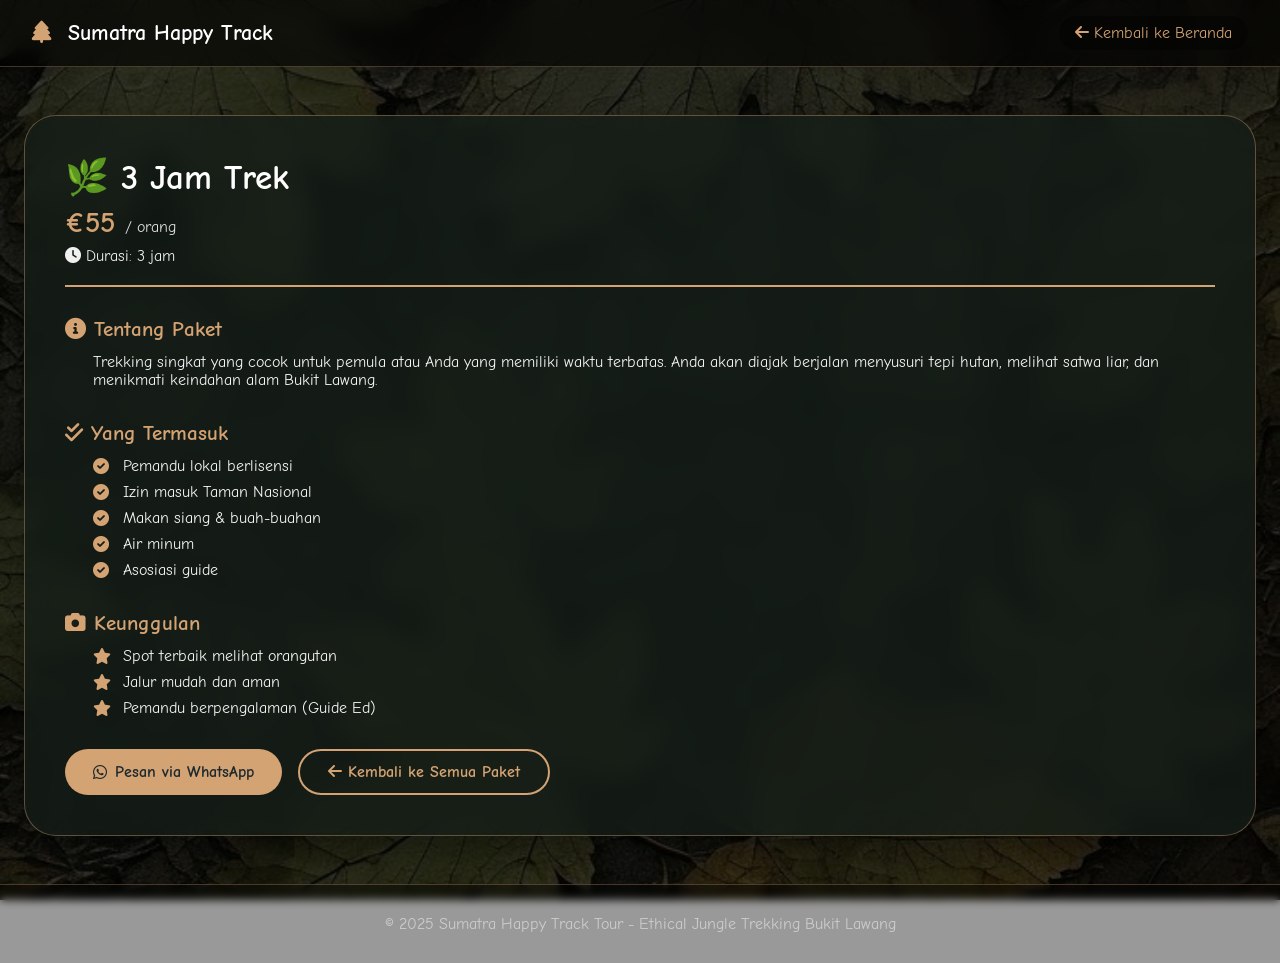
<file: detailpaket.html>
<!DOCTYPE html>
<html lang="id">
<head>
    <meta charset="UTF-8">
    <meta name="viewport" content="width=device-width, initial-scale=1.0, user-scalable=yes">
    <title>Detail Paket | Sumatra Happy Track Tour</title>
    <link rel="stylesheet" href="https://cdnjs.cloudflare.com/ajax/libs/font-awesome/6.0.0-beta3/css/all.min.css">
    <link href="https://fonts.googleapis.com/css2?family=Inter:opsz,wght@14..32,300;400;500;600;700;800&display=swap" rel="stylesheet">
    <link href="https://fonts.googleapis.com/css2?family=Comic+Neue:wght@300;400;700;800&display=swap" rel="stylesheet">
    <style>
        * {
            margin: 0;
            padding: 0;
            box-sizing: border-box;
        }
        body {
            font-family: 'Comic Neue', 'Comic Sans MS', cursive, sans-serif;
            min-height: 100vh;
            background-image: linear-gradient(rgba(0, 0, 0, 0.7), rgba(0, 0, 0, 0.7)), url('background.jpg');
            background-size: cover;
            background-position: center;
            background-attachment: fixed;
            color: #f0f0f0;
        }
        :root {
            --forest-gold: #D4A373;
            --forest-dark: #0B2F1F;
        }
        /* Navbar dengan transparan dan blur */
        .navbar {
            background: rgba(0, 0, 0, 0.6);
            backdrop-filter: blur(12px);
            padding: 1rem 0;
            position: sticky;
            top: 0;
            z-index: 1000;
            border-bottom: 1px solid rgba(212, 163, 115, 0.3);
        }
        .nav-flex {
            display: flex;
            justify-content: space-between;
            align-items: center;
            max-width: 1280px;
            margin: 0 auto;
            padding: 0 32px;
        }
        .logo {
            color: white;
            font-size: 1.4rem;
            font-weight: 700;
            text-decoration: none;
        }
        .logo i {
            color: var(--forest-gold);
            margin-right: 8px;
        }
        .back-home {
            color: var(--forest-gold);
            text-decoration: none;
            font-weight: 500;
            transition: 0.2s;
            padding: 8px 16px;
            border-radius: 40px;
            background: rgba(0,0,0,0.4);
        }
        .back-home:hover {
            color: white;
            background: rgba(212, 163, 115, 0.3);
        }
        .container {
            max-width: 1280px;
            margin: 0 auto;
            padding: 0 24px;
        }
        /* Card dengan efek glassmorphism (blur pada background teks) */
        .detail-card {
            background: rgba(20, 30, 25, 0.75);
            backdrop-filter: blur(12px);
            border-radius: 32px;
            margin: 48px 0;
            padding: 40px;
            box-shadow: 0 20px 35px -10px rgba(0, 0, 0, 0.4);
            border: 1px solid rgba(212, 163, 115, 0.4);
            transition: transform 0.3s, box-shadow 0.3s;
        }
        .detail-card:hover {
            transform: translateY(-6px);
            box-shadow: 0 30px 45px -12px black;
            background: rgba(20, 30, 25, 0.85);
        }
        .detail-header {
            border-bottom: 2px solid var(--forest-gold);
            padding-bottom: 20px;
            margin-bottom: 30px;
        }
        .detail-header h1 {
            font-size: 2.2rem;
            margin-bottom: 8px;
            color: white;
        }
        .detail-header .price {
            font-size: 1.8rem;
            font-weight: 800;
            color: var(--forest-gold);
        }
        .detail-header .price small {
            font-size: 1rem;
            font-weight: 400;
            color: #ddd;
        }
        .detail-section {
            margin-bottom: 32px;
        }
        .detail-section h3 {
            font-size: 1.3rem;
            margin-bottom: 12px;
            display: flex;
            align-items: center;
            gap: 8px;
            color: var(--forest-gold);
        }
        .detail-section h3 i {
            color: var(--forest-gold);
        }
        .detail-section p, .detail-section ul {
            color: #f5f5f5;
            margin-left: 28px;
        }
        .detail-section ul {
            list-style: none;
        }
        .detail-section ul li {
            margin: 8px 0;
            display: flex;
            align-items: center;
            gap: 10px;
        }
        .detail-section ul li i {
            color: var(--forest-gold);
            width: 20px;
        }
        .btn-group {
            margin-top: 32px;
            display: flex;
            gap: 16px;
            flex-wrap: wrap;
        }
        .btn-primary {
            background: var(--forest-gold);
            color: #1E2A2F;
            padding: 12px 28px;
            border-radius: 60px;
            text-decoration: none;
            font-weight: 600;
            transition: 0.2s;
            display: inline-flex;
            align-items: center;
            gap: 8px;
        }
        .btn-primary:hover {
            background: white;
            transform: translateY(-2px);
        }
        .btn-outline {
            border: 2px solid var(--forest-gold);
            background: transparent;
            color: var(--forest-gold);
            padding: 12px 28px;
            border-radius: 60px;
            text-decoration: none;
            font-weight: 600;
            transition: 0.2s;
        }
        .btn-outline:hover {
            background: var(--forest-gold);
            color: #1E2A2F;
        }
        footer {
            text-align: center;
            padding: 30px 0;
            color: #ccc;
            border-top: 1px solid rgba(212, 163, 115, 0.3);
            margin-top: 40px;
            background: rgba(0, 0, 0, 0.4);
            backdrop-filter: blur(4px);
        }
        @media (max-width: 768px) {
            .detail-card {
                padding: 24px;
            }
            .detail-header h1 {
                font-size: 1.6rem;
            }
        }
    </style>
</head>
<body>
    <div class="navbar">
        <div class="nav-flex">
            <a href="index.html" class="logo"><i class="fas fa-tree"></i> Sumatra Happy Track</a>
            <a href="index.html" class="back-home"><i class="fas fa-arrow-left"></i> Kembali ke Beranda</a>
        </div>
    </div>

    <div class="container">
        <div id="detailContent" class="detail-card">
            <div style="text-align: center; padding: 40px;">Memuat detail paket...</div>
        </div>
    </div>

    <footer>
        <p>&copy; 2025 Sumatra Happy Track Tour - Ethical Jungle Trekking Bukit Lawang</p>
    </footer>

    <script>
        // Data paket (sama seperti sebelumnya)
        const packagesData = {
            "3-jam": {
                title: "🌿 3 Jam Trek",
                price: "€55",
                duration: "3 jam",
                description: "Trekking singkat yang cocok untuk pemula atau Anda yang memiliki waktu terbatas. Anda akan diajak berjalan menyusuri tepi hutan, melihat satwa liar, dan menikmati keindahan alam Bukit Lawang.",
                includes: ["Pemandu lokal berlisensi", "Izin masuk Taman Nasional", "Makan siang & buah-buahan", "Air minum", "Asosiasi guide"],
                highlights: ["Spot terbaik melihat orangutan", "Jalur mudah dan aman", "Pemandu berpengalaman (Guide Ed)"]
            },
            "1-hari": {
                title: "🌞 1 Hari Trek",
                price: "€70",
                duration: "6-7 jam",
                description: "Trekking seharian penuh untuk eksplorasi lebih dalam. Anda akan masuk ke hutan primer, berkesempatan melihat orangutan, monyet, burung rangkong, dan flora endemik.",
                includes: ["Pemandu lokal", "Izin TNGL", "Makan siang, buah, air minum", "Snack", "Asosiasi guide"],
                highlights: ["Jalur menantang tapi aman", "Peluang melihat orangutan liar", "Pemandangan sungai dan air terjun"]
            },
            "2-hari": {
                title: "🏕️ 2 Hari 1 Malam Camping",
                price: "€120",
                duration: "2 hari, 1 malam",
                description: "Berkemah semalam di dalam hutan, menikmati suasana malam di tengah alam liar. Termasuk kegiatan arung jeram (tubing) kembali ke desa.",
                includes: ["Pemandu & porter", "Izin & asosiasi", "3 kali makan (malam, pagi, siang)", "Tenda & perlengkapan camping", "Arung jeram (tubing)"],
                highlights: ["Pengalaman camping di hutan", "Makan malam di tepi sungai", "Trekking 2 hari yang seru"]
            },
            "3-hari": {
                title: "⛺ 3 Hari 2 Malam Camping",
                price: "€170",
                duration: "3 hari, 2 malam",
                description: "Eksplorasi lebih jauh ke zona inti Taman Nasional. Camping 2 malam, trekking melewati berbagai medan, spot foto terbaik.",
                includes: ["Pemandu & porter", "Izin lengkap", "Semua makan (2x pagi, 2x siang, 2x malam)", "Tenda & matras", "Tubing kembali"],
                highlights: ["Jalur jarak jauh", "Melihat satwa langka", "Mata air panas alami"]
            },
            "4-hari": {
                title: "🏞️ 4 Hari 3 Malam Ekspedisi",
                price: "€250",
                duration: "4 hari, 3 malam",
                description: "Petualangan ekstensif ke wilayah Gunung Leuser. Trekking melewati hutan lebat, sungai, dan perkemahan di lokasi terpencil.",
                includes: ["Semua fasilitas trekking", "Peralatan camping", "Makan full board", "Pemandu senior", "Porter"],
                highlights: ["Satwa endemik langka", "Air terjun tersembunyi", "Pengalaman konservasi"]
            },
            "5-hari": {
                title: "🌲 5 Hari 4 Malam Petualangan",
                price: "€320",
                duration: "5 hari, 4 malam",
                description: "Trekking jarak jauh dengan eksplorasi hutan primer dan sekunder. Cocok untuk pencinta alam sejati.",
                includes: ["Pemandu & porter", "Perlengkapan lengkap", "Makan & minum", "Dokumentasi", "Sertifikat"],
                highlights: ["Hutan paling alami", "Camping di ketinggian", "Spot foto eksotis"]
            },
            "6-hari": {
                title: "🌳 6 Hari 5 Malam Jelajah",
                price: "€400",
                duration: "6 hari, 5 malam",
                description: "Perjalanan panjang menyusuri Gunung Leuser, singgah di desa lokal, dan ikut serta dalam kegiatan konservasi.",
                includes: ["Semua fasilitas", "Kunjungan desa", "Peralatan camping profesional", "Makan & minum", "Flying fox (jika memungkinkan)"],
                highlights: ["Integrasi budaya lokal", "Restorasi habitat", "Ekspedisi terbatas"]
            },
            "7-hari": {
                title: "🏔️ 7 Hari 6 Malam Ekspedisi Puncak",
                price: "€500",
                duration: "7 hari, 6 malam",
                description: "Ekspedisi penuh ke puncak tertinggi di area Leuser. Trekking berat dengan pemandangan spektakuler.",
                includes: ["Pemandu ahli", "Porter profesional", "Semua kebutuhan", "Sertifikat ekspedisi", "Dokumentasi profesional"],
                highlights: ["Puncak panorama", "Camping di tepi danau", "Pengalaman tak terlupakan"]
            },
            "kutacane": {
                title: "🚩 7 Hari Ekspedisi Kutacane (Aceh)",
                price: "€700",
                duration: "7 hari, 6 malam",
                description: "Perjalanan ekstrem dari Bukit Lawang melintasi hutan Aceh Tenggara menuju Kutacane. Rute lintas batas, budaya lokal unik.",
                includes: ["Pemandu khusus lintas batas", "Transportasi titik akhir", "Semua perlengkapan", "Makan & minum", "Sertifikat lintas hutan"],
                highlights: ["Budaya Gayo", "Hutan perawan", "Rute eksklusif"]
            }
        };

        const urlParams = new URLSearchParams(window.location.search);
        let paketId = urlParams.get('paket');
        if (!paketId || !packagesData[paketId]) {
            paketId = "3-jam";
        }

        const data = packagesData[paketId];
        const detailDiv = document.getElementById('detailContent');

        function renderDetail() {
            const includesHtml = data.includes.map(item => `<li><i class="fas fa-check-circle"></i> ${item}</li>`).join('');
            const highlightsHtml = data.highlights.map(item => `<li><i class="fas fa-star"></i> ${item}</li>`).join('');

            const html = `
                <div class="detail-header">
                    <h1>${data.title}</h1>
                    <div class="price">${data.price} <small>/ orang</small></div>
                    <p style="margin-top: 8px;"><i class="fas fa-clock"></i> Durasi: ${data.duration}</p>
                </div>
                <div class="detail-section">
                    <h3><i class="fas fa-info-circle"></i> Tentang Paket</h3>
                    <p>${data.description}</p>
                </div>
                <div class="detail-section">
                    <h3><i class="fas fa-check-double"></i> Yang Termasuk</h3>
                    <ul>${includesHtml}</ul>
                </div>
                <div class="detail-section">
                    <h3><i class="fas fa-camera"></i> Keunggulan</h3>
                    <ul>${highlightsHtml}</ul>
                </div>
                <div class="btn-group">
                    <a href="https://wa.me/6282249581766?text=Saya%20tertarik%20paket%20${encodeURIComponent(data.title)}%20%28${data.price}%29" class="btn-primary" target="_blank"><i class="fab fa-whatsapp"></i> Pesan via WhatsApp</a>
                    <a href="index.html" class="btn-outline"><i class="fas fa-arrow-left"></i> Kembali ke Semua Paket</a>
                </div>
            `;
            detailDiv.innerHTML = html;
        }

        renderDetail();
    </script>
</body>
</html>
</file>
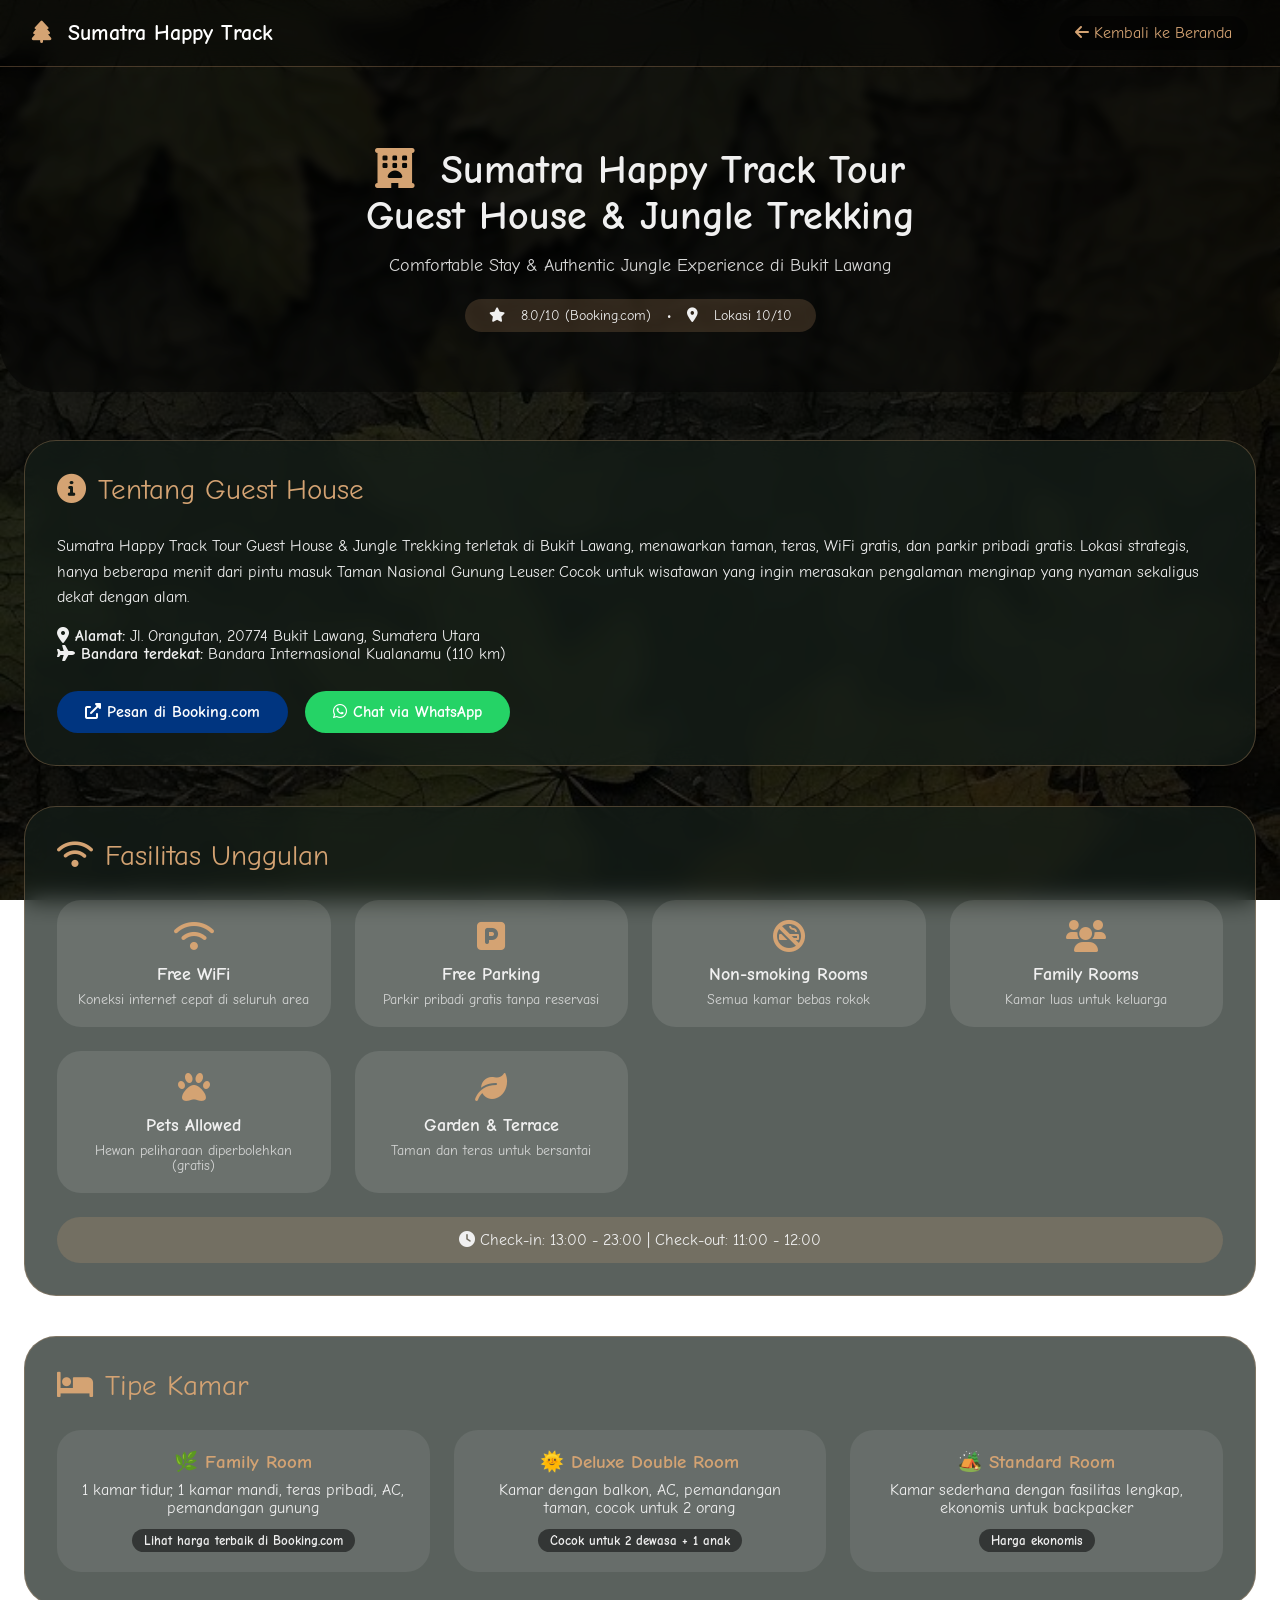
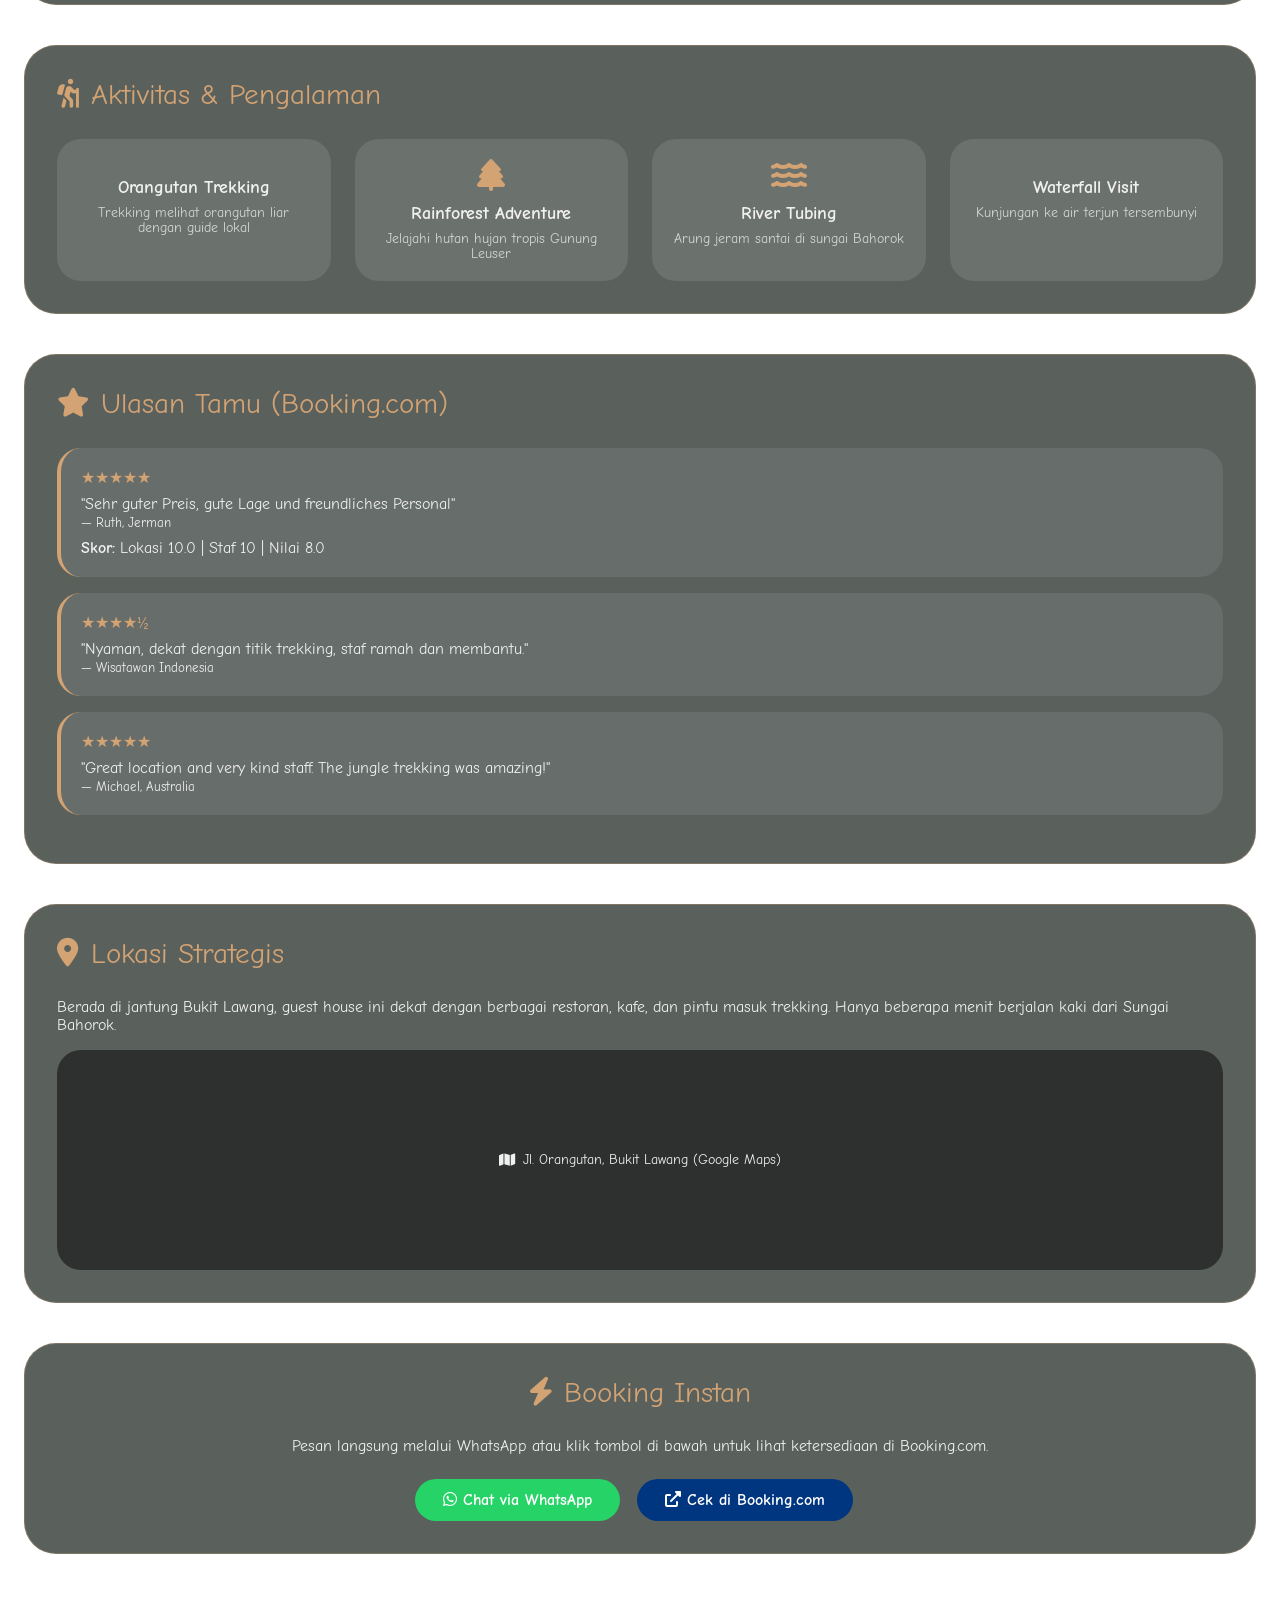
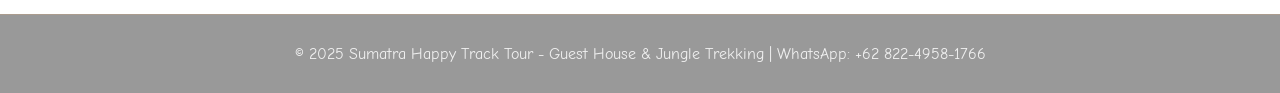
<file: hotel.html>
<!DOCTYPE html>
<html lang="id">
<head>
    <meta charset="UTF-8">
    <meta name="viewport" content="width=device-width, initial-scale=1.0, user-scalable=yes">
    <title>Sumatra Happy Track - Guest House & Jungle Trekking</title>
    <link rel="stylesheet" href="https://cdnjs.cloudflare.com/ajax/libs/font-awesome/6.0.0-beta3/css/all.min.css">
    <link href="https://fonts.googleapis.com/css2?family=Inter:opsz,wght@14..32,300;400;500;600;700;800&display=swap" rel="stylesheet">
    <link href="https://fonts.googleapis.com/css2?family=Comic+Neue:wght@300;400;700;800&display=swap" rel="stylesheet">
    <style>
        * {
            margin: 0;
            padding: 0;
            box-sizing: border-box;
        }
        body {
            font-family: 'Comic Neue', 'Comic Sans MS', cursive, sans-serif;
            background-image: linear-gradient(rgba(0, 0, 0, 0.75), rgba(0, 0, 0, 0.75)), url('background.jpg');
            background-size: cover;
            background-position: center;
            background-attachment: fixed;
            color: #f0f0f0;
        }
        :root {
            --forest-gold: #D4A373;
            --forest-dark: #0B2F1F;
            --glass-bg: rgba(20, 30, 25, 0.7);
        }
        /* Navbar */
        .navbar {
            background: rgba(0, 0, 0, 0.6);
            backdrop-filter: blur(12px);
            padding: 1rem 0;
            position: sticky;
            top: 0;
            z-index: 1000;
            border-bottom: 1px solid rgba(212, 163, 115, 0.3);
        }
        .nav-flex {
            display: flex;
            justify-content: space-between;
            align-items: center;
            max-width: 1280px;
            margin: 0 auto;
            padding: 0 32px;
        }
        .logo {
            color: white;
            font-size: 1.4rem;
            font-weight: 700;
            text-decoration: none;
        }
        .logo i {
            color: var(--forest-gold);
            margin-right: 8px;
        }
        .back-home {
            color: var(--forest-gold);
            text-decoration: none;
            font-weight: 500;
            transition: 0.2s;
            padding: 8px 16px;
            border-radius: 40px;
            background: rgba(0,0,0,0.4);
        }
        .back-home:hover {
            color: white;
            background: rgba(212,163,115,0.3);
        }
        .container {
            max-width: 1280px;
            margin: 0 auto;
            padding: 0 24px;
        }
        /* Hero Section dengan overlay lebih ringan agar teks terbaca */
        .hero-hotel {
            text-align: center;
            padding: 80px 0 60px;
            margin-bottom: 48px;
            background: rgba(0,0,0,0.4);
            backdrop-filter: blur(4px);
            border-radius: 0 0 48px 48px;
        }
        .hero-hotel h1 {
            font-size: 2.5rem;
            margin-bottom: 16px;
        }
        .hero-hotel h1 i {
            color: var(--forest-gold);
            margin-right: 12px;
        }
        .hero-hotel p {
            font-size: 1.1rem;
            max-width: 700px;
            margin: 0 auto;
            opacity: 0.9;
        }
        .rating-badge {
            display: inline-flex;
            align-items: center;
            gap: 16px;
            background: rgba(212,163,115,0.2);
            backdrop-filter: blur(8px);
            padding: 8px 24px;
            border-radius: 60px;
            margin-top: 24px;
            font-size: 0.9rem;
        }
        /* Card utama dengan glassmorphism */
        .glass-card {
            background: var(--glass-bg);
            backdrop-filter: blur(12px);
            border-radius: 32px;
            padding: 32px;
            margin-bottom: 40px;
            border: 1px solid rgba(212,163,115,0.3);
            transition: transform 0.3s, box-shadow 0.3s;
        }
        .glass-card:hover {
            transform: translateY(-6px);
            background: rgba(20, 30, 25, 0.85);
            box-shadow: 0 20px 35px -12px black;
            border-color: var(--forest-gold);
        }
        .section-title {
            font-size: 1.8rem;
            margin-bottom: 28px;
            display: flex;
            align-items: center;
            gap: 12px;
            color: var(--forest-gold);
        }
        .section-title i {
            font-size: 1.8rem;
        }
        /* Grid fasilitas, aktivitas, kamar */
        .grid-3cols {
            display: grid;
            grid-template-columns: repeat(auto-fit, minmax(220px, 1fr));
            gap: 24px;
        }
        .feature-item {
            background: rgba(255,255,255,0.1);
            border-radius: 24px;
            padding: 20px;
            text-align: center;
            transition: 0.2s;
        }
        .feature-item i {
            font-size: 2rem;
            color: var(--forest-gold);
            margin-bottom: 12px;
            display: inline-block;
        }
        .feature-item h4 {
            font-size: 1.1rem;
            margin-bottom: 8px;
        }
        .feature-item p {
            font-size: 0.85rem;
            opacity: 0.8;
        }
        .feature-item:hover {
            background: rgba(212,163,115,0.2);
            transform: translateY(-4px);
        }
        .room-card {
            background: rgba(255,255,255,0.08);
            border-radius: 24px;
            padding: 20px;
            text-align: center;
        }
        .room-card h4 {
            font-size: 1.2rem;
            margin-bottom: 8px;
            color: var(--forest-gold);
        }
        .room-price {
            font-weight: 700;
            margin-top: 12px;
            display: inline-block;
            background: rgba(0,0,0,0.5);
            padding: 4px 12px;
            border-radius: 40px;
            font-size: 0.8rem;
        }
        .review-card {
            background: rgba(255,255,255,0.08);
            border-radius: 24px;
            padding: 20px;
            margin-bottom: 16px;
            border-left: 4px solid var(--forest-gold);
        }
        .review-stars {
            color: var(--forest-gold);
            margin-bottom: 8px;
        }
        .btn-booking, .btn-wa {
            display: inline-block;
            padding: 12px 28px;
            border-radius: 60px;
            text-decoration: none;
            font-weight: 600;
            transition: 0.2s;
            margin-right: 12px;
            margin-top: 8px;
        }
        .btn-booking {
            background: #003580;
            color: white;
        }
        .btn-booking:hover {
            background: #002259;
            transform: translateY(-2px);
        }
        .btn-wa {
            background: #25D366;
            color: white;
        }
        .btn-wa:hover {
            background: #128C7E;
            transform: translateY(-2px);
        }
        .map-placeholder {
            background: rgba(0,0,0,0.5);
            height: 220px;
            border-radius: 24px;
            display: flex;
            align-items: center;
            justify-content: center;
            margin-top: 16px;
            font-size: 0.9rem;
        }
        footer {
            text-align: center;
            padding: 30px 0;
            border-top: 1px solid rgba(212,163,115,0.3);
            margin-top: 60px;
            background: rgba(0,0,0,0.4);
            backdrop-filter: blur(4px);
        }
        @media (max-width: 768px) {
            .hero-hotel h1 { font-size: 1.8rem; }
            .section-title { font-size: 1.4rem; }
            .grid-3cols { gap: 16px; }
            .glass-card { padding: 24px; }
        }
    </style>
</head>
<body>
    <div class="navbar">
        <div class="nav-flex">
            <a href="index.html" class="logo"><i class="fas fa-tree"></i> Sumatra Happy Track</a>
            <a href="index.html" class="back-home"><i class="fas fa-arrow-left"></i> Kembali ke Beranda</a>
        </div>
    </div>

    <div class="hero-hotel">
        <div class="container">
            <h1><i class="fas fa-hotel"></i> Sumatra Happy Track Tour<br>Guest House & Jungle Trekking</h1>
            <p>Comfortable Stay & Authentic Jungle Experience di Bukit Lawang</p>
            <div class="rating-badge">
                <i class="fas fa-star"></i> 8.0/10 (Booking.com)
                <span>•</span> <i class="fas fa-map-marker-alt"></i> Lokasi 10/10
            </div>
        </div>
    </div>

    <div class="container">
        <!-- Tentang Guest House -->
        <div class="glass-card">
            <div class="section-title"><i class="fas fa-info-circle"></i> Tentang Guest House</div>
            <p style="margin-bottom: 16px; line-height: 1.6;">Sumatra Happy Track Tour Guest House & Jungle Trekking terletak di Bukit Lawang, menawarkan taman, teras, WiFi gratis, dan parkir pribadi gratis. Lokasi strategis, hanya beberapa menit dari pintu masuk Taman Nasional Gunung Leuser. Cocok untuk wisatawan yang ingin merasakan pengalaman menginap yang nyaman sekaligus dekat dengan alam.</p>
            <p><strong><i class="fas fa-map-marker-alt"></i> Alamat:</strong> Jl. Orangutan, 20774 Bukit Lawang, Sumatera Utara</p>
            <p><strong><i class="fas fa-plane"></i> Bandara terdekat:</strong> Bandara Internasional Kualanamu (110 km)</p>
            <div style="margin-top: 20px;">
                <a href="https://www.booking.com/hotel/id/sumatera-happy-track-tour-guest-house-kabupaten-langkat.id.html" class="btn-booking" target="_blank"><i class="fas fa-external-link-alt"></i> Pesan di Booking.com</a>
                <a href="https://wa.me/6282249581766?text=Saya%20tertarik%20menginap%20di%20Sumatra%20Happy%20Track%20Guest%20House" class="btn-wa" target="_blank"><i class="fab fa-whatsapp"></i> Chat via WhatsApp</a>
            </div>
        </div>

        <!-- Fasilitas Unggulan -->
        <div class="glass-card">
            <div class="section-title"><i class="fas fa-wifi"></i> Fasilitas Unggulan</div>
            <div class="grid-3cols">
                <div class="feature-item"><i class="fas fa-wifi"></i><h4>Free WiFi</h4><p>Koneksi internet cepat di seluruh area</p></div>
                <div class="feature-item"><i class="fas fa-parking"></i><h4>Free Parking</h4><p>Parkir pribadi gratis tanpa reservasi</p></div>
                <div class="feature-item"><i class="fas fa-smoking-ban"></i><h4>Non-smoking Rooms</h4><p>Semua kamar bebas rokok</p></div>
                <div class="feature-item"><i class="fas fa-users"></i><h4>Family Rooms</h4><p>Kamar luas untuk keluarga</p></div>
                <div class="feature-item"><i class="fas fa-paw"></i><h4>Pets Allowed</h4><p>Hewan peliharaan diperbolehkan (gratis)</p></div>
                <div class="feature-item"><i class="fas fa-leaf"></i><h4>Garden & Terrace</h4><p>Taman dan teras untuk bersantai</p></div>
            </div>
            <div class="note" style="background: rgba(212,163,115,0.2); padding: 14px 20px; border-radius: 24px; margin-top: 24px; text-align: center;">
                <i class="fas fa-clock"></i> Check-in: 13:00 - 23:00 | Check-out: 11:00 - 12:00
            </div>
        </div>

        <!-- Tipe Kamar -->
        <div class="glass-card">
            <div class="section-title"><i class="fas fa-bed"></i> Tipe Kamar</div>
            <div class="grid-3cols">
                <div class="room-card">
                    <h4>🌿 Family Room</h4>
                    <p>1 kamar tidur, 1 kamar mandi, teras pribadi, AC, pemandangan gunung</p>
                    <span class="room-price">Lihat harga terbaik di Booking.com</span>
                </div>
                <div class="room-card">
                    <h4>🌞 Deluxe Double Room</h4>
                    <p>Kamar dengan balkon, AC, pemandangan taman, cocok untuk 2 orang</p>
                    <span class="room-price">Cocok untuk 2 dewasa + 1 anak</span>
                </div>
                <div class="room-card">
                    <h4>🏕️ Standard Room</h4>
                    <p>Kamar sederhana dengan fasilitas lengkap, ekonomis untuk backpacker</p>
                    <span class="room-price">Harga ekonomis</span>
                </div>
            </div>
        </div>

        <!-- Aktivitas & Pengalaman -->
        <div class="glass-card">
            <div class="section-title"><i class="fas fa-hiking"></i> Aktivitas & Pengalaman</div>
            <div class="grid-3cols">
                <div class="feature-item"><i class="fas fa-monkey"></i><h4>Orangutan Trekking</h4><p>Trekking melihat orangutan liar dengan guide lokal</p></div>
                <div class="feature-item"><i class="fas fa-tree"></i><h4>Rainforest Adventure</h4><p>Jelajahi hutan hujan tropis Gunung Leuser</p></div>
                <div class="feature-item"><i class="fas fa-water"></i><h4>River Tubing</h4><p>Arung jeram santai di sungai Bahorok</p></div>
                <div class="feature-item"><i class="fas fa-waterfall"></i><h4>Waterfall Visit</h4><p>Kunjungan ke air terjun tersembunyi</p></div>
            </div>
        </div>

        <!-- Ulasan Tamu -->
        <div class="glass-card">
            <div class="section-title"><i class="fas fa-star"></i> Ulasan Tamu (Booking.com)</div>
            <div class="review-card">
                <div class="review-stars">★★★★★</div>
                <p>"Sehr guter Preis, gute Lage und freundliches Personal"</p>
                <small>— Ruth, Jerman</small>
                <div style="margin-top: 8px;"><strong>Skor:</strong> Lokasi 10.0 | Staf 10 | Nilai 8.0</div>
            </div>
            <div class="review-card">
                <div class="review-stars">★★★★½</div>
                <p>"Nyaman, dekat dengan titik trekking, staf ramah dan membantu."</p>
                <small>— Wisatawan Indonesia</small>
            </div>
            <div class="review-card">
                <div class="review-stars">★★★★★</div>
                <p>"Great location and very kind staff. The jungle trekking was amazing!"</p>
                <small>— Michael, Australia</small>
            </div>
        </div>

        <!-- Lokasi & Peta -->
        <div class="glass-card">
            <div class="section-title"><i class="fas fa-map-marker-alt"></i> Lokasi Strategis</div>
            <p>Berada di jantung Bukit Lawang, guest house ini dekat dengan berbagai restoran, kafe, dan pintu masuk trekking. Hanya beberapa menit berjalan kaki dari Sungai Bahorok.</p>
            <div class="map-placeholder">
                <i class="fas fa-map" style="margin-right: 8px;"></i> Jl. Orangutan, Bukit Lawang (Google Maps)
            </div>
        </div>

        <!-- Call to Action -->
        <div class="glass-card" style="text-align: center;">
            <div class="section-title" style="justify-content: center;"><i class="fas fa-bolt"></i> Booking Instan</div>
            <p style="margin-bottom: 16px;">Pesan langsung melalui WhatsApp atau klik tombol di bawah untuk lihat ketersediaan di Booking.com.</p>
            <a href="https://wa.me/6282249581766?text=Saya%20tertarik%20menginap%20di%20Sumatra%20Happy%20Track%20Guest%20House" class="btn-wa" target="_blank"><i class="fab fa-whatsapp"></i> Chat via WhatsApp</a>
            <a href="https://www.booking.com/hotel/id/sumatera-happy-track-tour-guest-house-kabupaten-langkat.id.html" class="btn-booking" target="_blank"><i class="fas fa-external-link-alt"></i> Cek di Booking.com</a>
        </div>
    </div>

    <footer>
        <p>&copy; 2025 Sumatra Happy Track Tour - Guest House & Jungle Trekking | WhatsApp: +62 822-4958-1766</p>
    </footer>
</body>
</html>
</file>
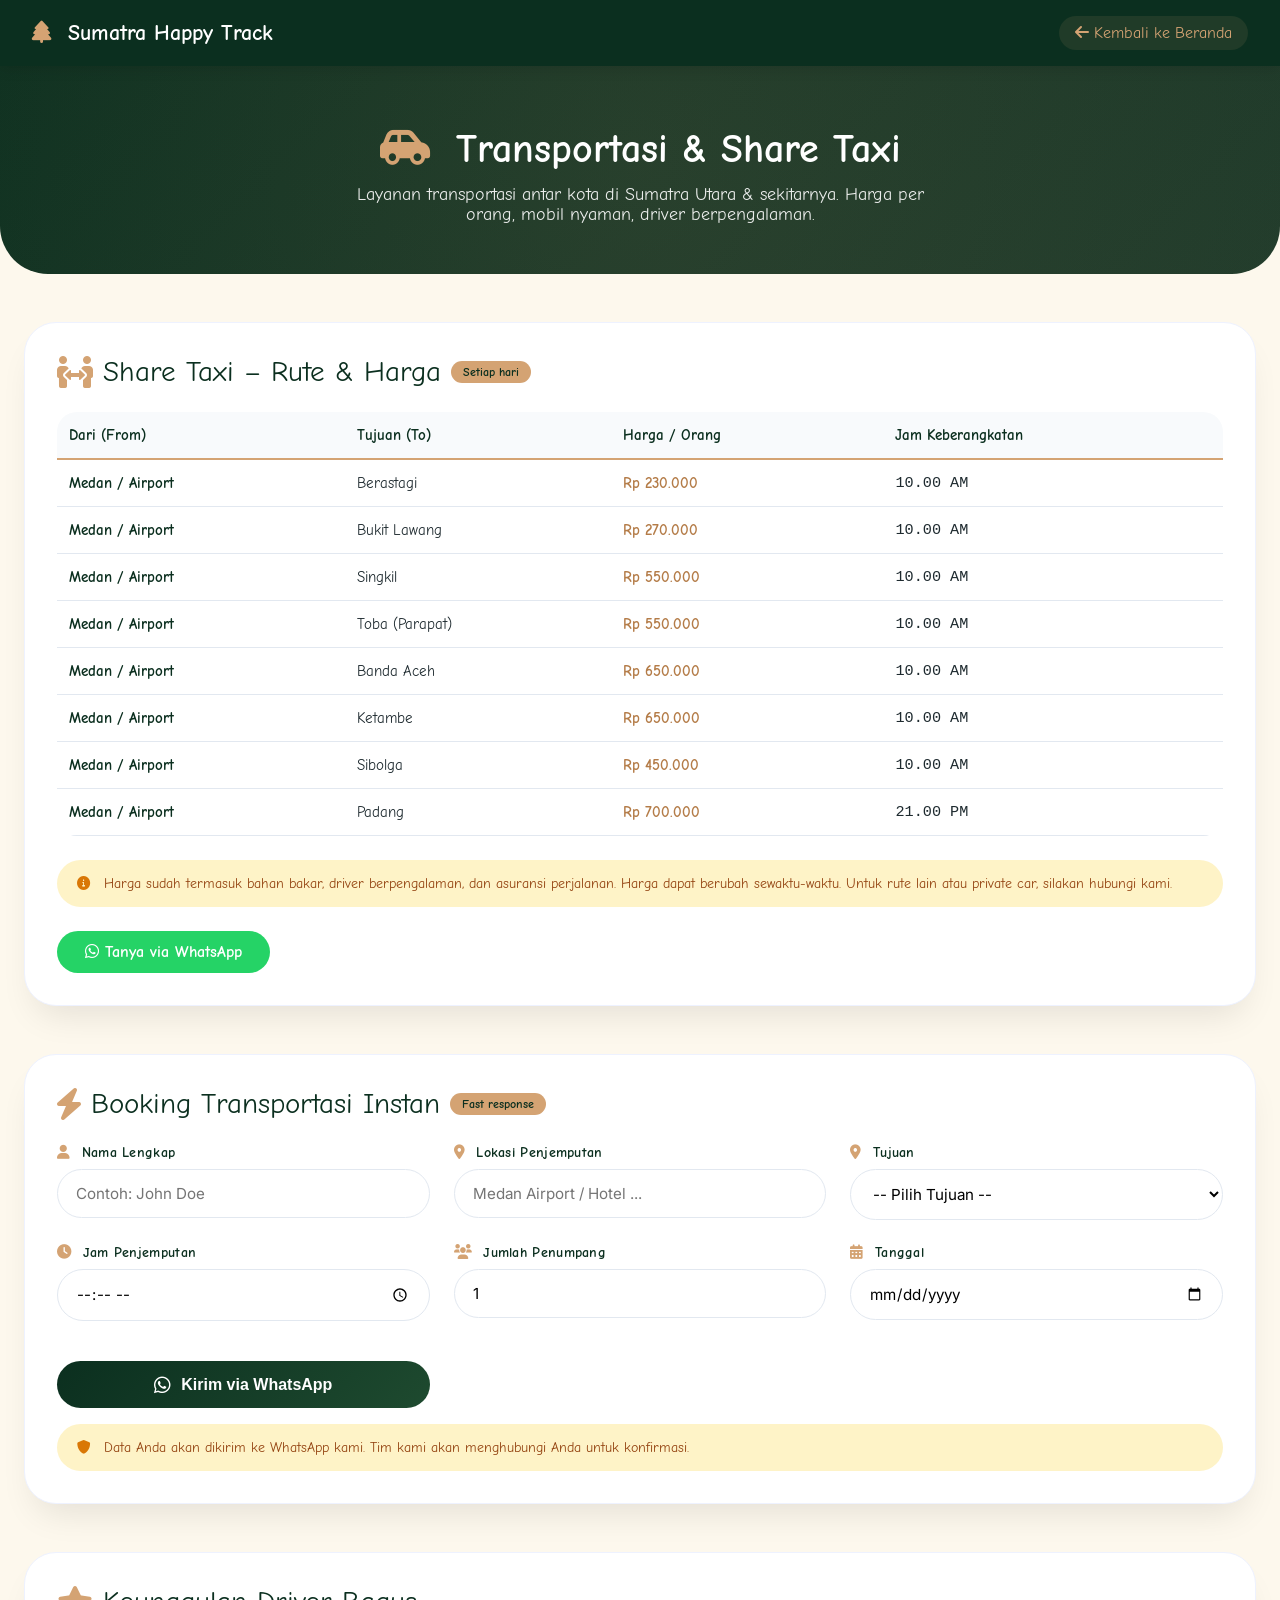
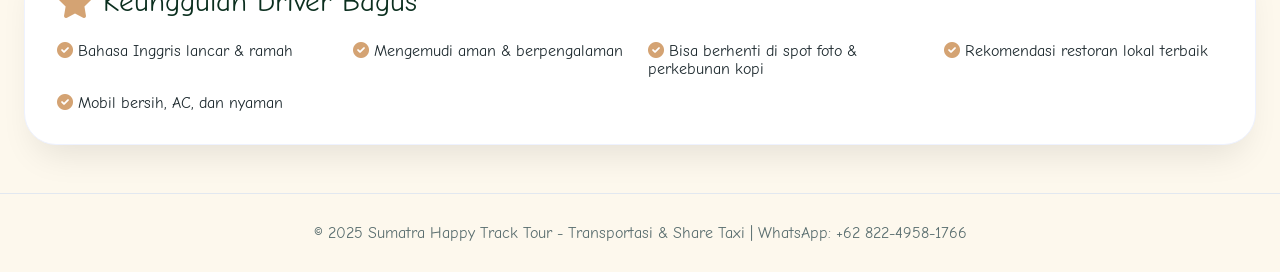
<file: transport.html>
<!DOCTYPE html>
<html lang="id">
<head>
    <meta charset="UTF-8">
    <meta name="viewport" content="width=device-width, initial-scale=1.0, user-scalable=yes">
    <title>Transportasi & Share Taxi | Sumatra Happy Track Tour</title>
    <link rel="stylesheet" href="https://cdnjs.cloudflare.com/ajax/libs/font-awesome/6.0.0-beta3/css/all.min.css">
    <link href="https://fonts.googleapis.com/css2?family=Inter:opsz,wght@14..32,300;400;500;600;700;800&display=swap" rel="stylesheet">
    <link href="https://fonts.googleapis.com/css2?family=Comic+Neue:wght@300;400;700;800&display=swap" rel="stylesheet">
    <style>
        * {
            margin: 0;
            padding: 0;
            box-sizing: border-box;
        }
        body {
            font-family: 'Comic Neue', cursive, sans-serif;
            background: #FDF8ED;
            color: #1E2A2F;
            scroll-behavior: smooth;
        }
        :root {
            --forest-dark: #0B2F1F;
            --forest-medium: #1E4A2F;
            --forest-gold: #D4A373;
            --forest-gold-dark: #B47C48;
            --cream: #FDF8ED;
        }
        /* Navbar */
        .navbar {
            background: var(--forest-dark);
            padding: 1rem 0;
            position: sticky;
            top: 0;
            z-index: 1000;
            box-shadow: 0 4px 12px rgba(0,0,0,0.1);
        }
        .nav-flex {
            display: flex;
            justify-content: space-between;
            align-items: center;
            max-width: 1280px;
            margin: 0 auto;
            padding: 0 32px;
        }
        .logo {
            color: white;
            font-size: 1.4rem;
            font-weight: 700;
            text-decoration: none;
            transition: 0.2s;
        }
        .logo i {
            color: var(--forest-gold);
            margin-right: 8px;
        }
        .logo:hover {
            opacity: 0.9;
        }
        .back-home {
            color: var(--forest-gold);
            text-decoration: none;
            font-weight: 500;
            transition: 0.2s;
            padding: 8px 16px;
            border-radius: 40px;
            background: rgba(212,163,115,0.1);
        }
        .back-home:hover {
            color: white;
            background: rgba(212,163,115,0.3);
        }
        /* Container */
        .container {
            max-width: 1280px;
            margin: 0 auto;
            padding: 0 24px;
        }
        /* Hero section */
        .hero-transport {
            background: linear-gradient(135deg, var(--forest-dark), #1E3A2A);
            color: white;
            padding: 60px 0 50px;
            text-align: center;
            border-radius: 0 0 48px 48px;
            margin-bottom: 48px;
            position: relative;
            overflow: hidden;
        }
        .hero-transport::before {
            content: '';
            position: absolute;
            top: -50%;
            left: -50%;
            width: 200%;
            height: 200%;
            background: radial-gradient(circle, rgba(212,163,115,0.1) 0%, transparent 70%);
            animation: rotateGlow 20s linear infinite;
        }
        @keyframes rotateGlow {
            0% { transform: rotate(0deg); }
            100% { transform: rotate(360deg); }
        }
        .hero-transport h1 {
            font-size: 2.5rem;
            margin-bottom: 12px;
            position: relative;
            z-index: 2;
        }
        .hero-transport h1 i {
            color: var(--forest-gold);
            margin-right: 12px;
        }
        .hero-transport p {
            font-size: 1.1rem;
            opacity: 0.9;
            max-width: 600px;
            margin: 0 auto;
            position: relative;
            z-index: 2;
        }
        /* Card style */
        .transport-card {
            background: white;
            border-radius: 32px;
            padding: 32px;
            margin-bottom: 48px;
            box-shadow: 0 20px 35px -12px rgba(0,0,0,0.1);
            border: 1px solid #eef2ff;
            transition: transform 0.3s, box-shadow 0.3s;
        }
        .transport-card:hover {
            transform: translateY(-4px);
            box-shadow: 0 25px 40px -12px rgba(11,47,31,0.2);
            border-color: rgba(212,163,115,0.3);
        }
        .section-title {
            font-size: 1.8rem;
            color: var(--forest-dark);
            margin-bottom: 24px;
            display: flex;
            align-items: center;
            gap: 10px;
            flex-wrap: wrap;
        }
        .section-title i {
            color: var(--forest-gold);
            font-size: 2rem;
        }
        .badge {
            background: var(--forest-gold);
            color: var(--forest-dark);
            padding: 4px 12px;
            border-radius: 30px;
            font-size: 0.75rem;
            font-weight: 600;
            display: inline-block;
        }
        /* Tabel */
        .table-wrapper {
            overflow-x: auto;
            border-radius: 20px;
        }
        .price-table {
            width: 100%;
            border-collapse: collapse;
            font-size: 0.95rem;
        }
        .price-table th, .price-table td {
            padding: 14px 12px;
            text-align: left;
            border-bottom: 1px solid #e2e8f0;
        }
        .price-table th {
            background: #f8fafc;
            color: var(--forest-dark);
            font-weight: 700;
            border-bottom: 2px solid var(--forest-gold);
        }
        .price-table tr:hover {
            background: rgba(212,163,115,0.05);
        }
        .price-table .destination {
            font-weight: 600;
            color: var(--forest-dark);
        }
        .price-table .price {
            font-weight: 700;
            color: var(--forest-gold-dark);
        }
        .price-table .time {
            font-family: monospace;
            font-weight: 500;
        }
        .note {
            background: #fef3c7;
            padding: 16px 20px;
            border-radius: 24px;
            margin-top: 24px;
            font-size: 0.85rem;
            color: #92400e;
        }
        .note i {
            margin-right: 8px;
            color: #d97706;
        }
        /* Form styling */
        .booking-form {
            display: grid;
            grid-template-columns: repeat(auto-fit, minmax(280px, 1fr));
            gap: 24px;
            margin-top: 16px;
        }
        .form-group {
            display: flex;
            flex-direction: column;
            gap: 8px;
        }
        .form-group label {
            font-weight: 600;
            color: var(--forest-dark);
            font-size: 0.9rem;
            letter-spacing: 0.3px;
        }
        .form-group label i {
            margin-right: 6px;
            color: var(--forest-gold);
        }
        .form-group input, .form-group select {
            padding: 14px 18px;
            border-radius: 32px;
            border: 1.5px solid #e2e8f0;
            font-family: 'Inter', sans-serif;
            font-size: 0.95rem;
            transition: all 0.3s;
            background: white;
        }
        .form-group input:focus, .form-group select:focus {
            outline: none;
            border-color: var(--forest-gold);
            box-shadow: 0 0 0 3px rgba(212,163,115,0.2);
        }
        .btn-submit {
            background: linear-gradient(135deg, var(--forest-dark), var(--forest-medium));
            color: white;
            padding: 14px 28px;
            border-radius: 60px;
            font-weight: 700;
            font-size: 1rem;
            border: none;
            cursor: pointer;
            transition: all 0.3s;
            display: inline-flex;
            align-items: center;
            gap: 10px;
            justify-content: center;
            width: 100%;
            margin-top: 16px;
        }
        .btn-submit:hover {
            transform: translateY(-3px);
            box-shadow: 0 8px 20px rgba(11,47,31,0.4);
            background: linear-gradient(135deg, var(--forest-medium), var(--forest-dark));
        }
        .btn-submit i {
            font-size: 1.2rem;
        }
        .btn-wa {
            display: inline-block;
            background: #25D366;
            color: white;
            padding: 12px 28px;
            border-radius: 60px;
            text-decoration: none;
            font-weight: 600;
            margin-top: 24px;
            transition: 0.2s;
        }
        .btn-wa:hover {
            transform: translateY(-2px);
            box-shadow: 0 8px 20px rgba(37,211,102,0.3);
        }
        footer {
            text-align: center;
            padding: 30px 0;
            color: #5A6E6F;
            border-top: 1px solid #e2e8f0;
            margin-top: 40px;
        }
        @media (max-width: 768px) {
            .hero-transport h1 { font-size: 1.8rem; }
            .price-table th, .price-table td { padding: 10px 8px; font-size: 0.85rem; }
            .section-title { font-size: 1.4rem; }
            .transport-card { padding: 24px; }
        }
    </style>
</head>
<body>
    <div class="navbar">
        <div class="nav-flex">
            <a href="index.html" class="logo"><i class="fas fa-tree"></i> Sumatra Happy Track</a>
            <a href="index.html" class="back-home"><i class="fas fa-arrow-left"></i> Kembali ke Beranda</a>
        </div>
    </div>

    <div class="hero-transport">
        <div class="container">
            <h1><i class="fas fa-car-side"></i> Transportasi & Share Taxi</h1>
            <p>Layanan transportasi antar kota di Sumatra Utara & sekitarnya. Harga per orang, mobil nyaman, driver berpengalaman.</p>
        </div>
    </div>

    <div class="container">
        <!-- Tabel Share Taxi -->
        <div class="transport-card">
            <div class="section-title">
                <i class="fas fa-people-arrows"></i>
                <span>Share Taxi – Rute & Harga</span>
                <span class="badge">Setiap hari</span>
            </div>
            <div class="table-wrapper">
                <table class="price-table">
                    <thead>
                        <tr>
                            <th>Dari (From)</th>
                            <th>Tujuan (To)</th>
                            <th>Harga / Orang</th>
                            <th>Jam Keberangkatan</th>
                        </tr>
                    </thead>
                    <tbody>
                        <tr><td class="destination">Medan / Airport</td><td>Berastagi</td><td class="price">Rp 230.000</td><td class="time">10.00 AM</td></tr>
                        <tr><td class="destination">Medan / Airport</td><td>Bukit Lawang</td><td class="price">Rp 270.000</td><td class="time">10.00 AM</td></tr>
                        <tr><td class="destination">Medan / Airport</td><td>Singkil</td><td class="price">Rp 550.000</td><td class="time">10.00 AM</td></tr>
                        <tr><td class="destination">Medan / Airport</td><td>Toba (Parapat)</td><td class="price">Rp 550.000</td><td class="time">10.00 AM</td></tr>
                        <tr><td class="destination">Medan / Airport</td><td>Banda Aceh</td><td class="price">Rp 650.000</td><td class="time">10.00 AM</td></tr>
                        <tr><td class="destination">Medan / Airport</td><td>Ketambe</td><td class="price">Rp 650.000</td><td class="time">10.00 AM</td></tr>
                        <tr><td class="destination">Medan / Airport</td><td>Sibolga</td><td class="price">Rp 450.000</td><td class="time">10.00 AM</td></tr>
                        <tr><td class="destination">Medan / Airport</td><td>Padang</td><td class="price">Rp 700.000</td><td class="time">21.00 PM</td></tr>
                    </tbody>
                </table>
            </div>
            <div class="note">
                <i class="fas fa-info-circle"></i> Harga sudah termasuk bahan bakar, driver berpengalaman, dan asuransi perjalanan. Harga dapat berubah sewaktu-waktu. Untuk rute lain atau private car, silakan hubungi kami.
            </div>
            <a href="https://wa.me/6282249581766?text=Saya%20mau%20tanya%20transportasi" class="btn-wa" target="_blank"><i class="fab fa-whatsapp"></i> Tanya via WhatsApp</a>
        </div>

        <!-- Form Pemesanan Instan -->
        <div class="transport-card">
            <div class="section-title">
                <i class="fas fa-bolt"></i>
                <span>Booking Transportasi Instan</span>
                <span class="badge">Fast response</span>
            </div>
            <form id="bookingTransportForm" class="booking-form">
                <div class="form-group">
                    <label><i class="fas fa-user"></i> Nama Lengkap</label>
                    <input type="text" id="transName" placeholder="Contoh: John Doe" required>
                </div>
                <div class="form-group">
                    <label><i class="fas fa-map-marker-alt"></i> Lokasi Penjemputan</label>
                    <input type="text" id="transPickup" placeholder="Medan Airport / Hotel ..." required>
                </div>
                <div class="form-group">
                    <label><i class="fas fa-location-dot"></i> Tujuan</label>
                    <select id="transDestination" required>
                        <option value="">-- Pilih Tujuan --</option>
                        <option value="Berastagi">Berastagi</option>
                        <option value="Bukit Lawang">Bukit Lawang</option>
                        <option value="Singkil">Singkil</option>
                        <option value="Toba (Parapat)">Toba (Parapat)</option>
                        <option value="Banda Aceh">Banda Aceh</option>
                        <option value="Ketambe">Ketambe</option>
                        <option value="Sibolga">Sibolga</option>
                        <option value="Padang">Padang</option>
                    </select>
                </div>
                <div class="form-group">
                    <label><i class="fas fa-clock"></i> Jam Penjemputan</label>
                    <input type="time" id="transTime" required>
                </div>
                <div class="form-group">
                    <label><i class="fas fa-users"></i> Jumlah Penumpang</label>
                    <input type="number" id="transPassengers" min="1" value="1" required>
                </div>
                <div class="form-group">
                    <label><i class="fas fa-calendar-alt"></i> Tanggal</label>
                    <input type="date" id="transDate" required>
                </div>
                <button type="submit" class="btn-submit"><i class="fab fa-whatsapp"></i> Kirim via WhatsApp</button>
            </form>
            <div class="note" style="margin-top: 16px;">
                <i class="fas fa-shield-alt"></i> Data Anda akan dikirim ke WhatsApp kami. Tim kami akan menghubungi Anda untuk konfirmasi.
            </div>
        </div>

        <!-- Keunggulan Driver Bagus -->
        <div class="transport-card">
            <div class="section-title">
                <i class="fas fa-star"></i>
                <span>Keunggulan Driver Bagus</span>
            </div>
            <div style="display: grid; grid-template-columns: repeat(auto-fit, minmax(240px, 1fr)); gap: 16px;">
                <div><i class="fas fa-check-circle" style="color: var(--forest-gold);"></i> Bahasa Inggris lancar & ramah</div>
                <div><i class="fas fa-check-circle" style="color: var(--forest-gold);"></i> Mengemudi aman & berpengalaman</div>
                <div><i class="fas fa-check-circle" style="color: var(--forest-gold);"></i> Bisa berhenti di spot foto & perkebunan kopi</div>
                <div><i class="fas fa-check-circle" style="color: var(--forest-gold);"></i> Rekomendasi restoran lokal terbaik</div>
                <div><i class="fas fa-check-circle" style="color: var(--forest-gold);"></i> Mobil bersih, AC, dan nyaman</div>
            </div>
        </div>
    </div>

    <footer>
        <p>&copy; 2025 Sumatra Happy Track Tour - Transportasi & Share Taxi | WhatsApp: +62 822-4958-1766</p>
    </footer>

    <script>
        // Form handling untuk booking transportasi
        const form = document.getElementById('bookingTransportForm');
        if (form) {
            form.addEventListener('submit', function(e) {
                e.preventDefault();
                const name = document.getElementById('transName').value;
                const pickup = document.getElementById('transPickup').value;
                const destination = document.getElementById('transDestination').value;
                const time = document.getElementById('transTime').value;
                const passengers = document.getElementById('transPassengers').value;
                const date = document.getElementById('transDate').value;

                if (!name || !pickup || !destination || !time || !passengers || !date) {
                    alert('Mohon isi semua field yang wajib.');
                    return;
                }

                let message = `*BOOKING TRANSPORTASI - Sumatra Happy Track*%0A`;
                message += `👤 Nama: ${name}%0A`;
                message += `📍 Penjemputan: ${pickup}%0A`;
                message += `🏁 Tujuan: ${destination}%0A`;
                message += `⏰ Jam: ${time}%0A`;
                message += `👥 Jumlah: ${passengers} orang%0A`;
                message += `📅 Tanggal: ${date}%0A`;
                message += `%0A_Pesan dikirim dari halaman Transportasi._`;

                const waNumber = '6282249581766';
                const waLink = `https://wa.me/${waNumber}?text=${message}`;
                window.open(waLink, '_blank');
                alert('Terima kasih! Anda akan diarahkan ke WhatsApp untuk mengirim pesan.');
            });
        }
    </script>
</body>
</html>
</file>
